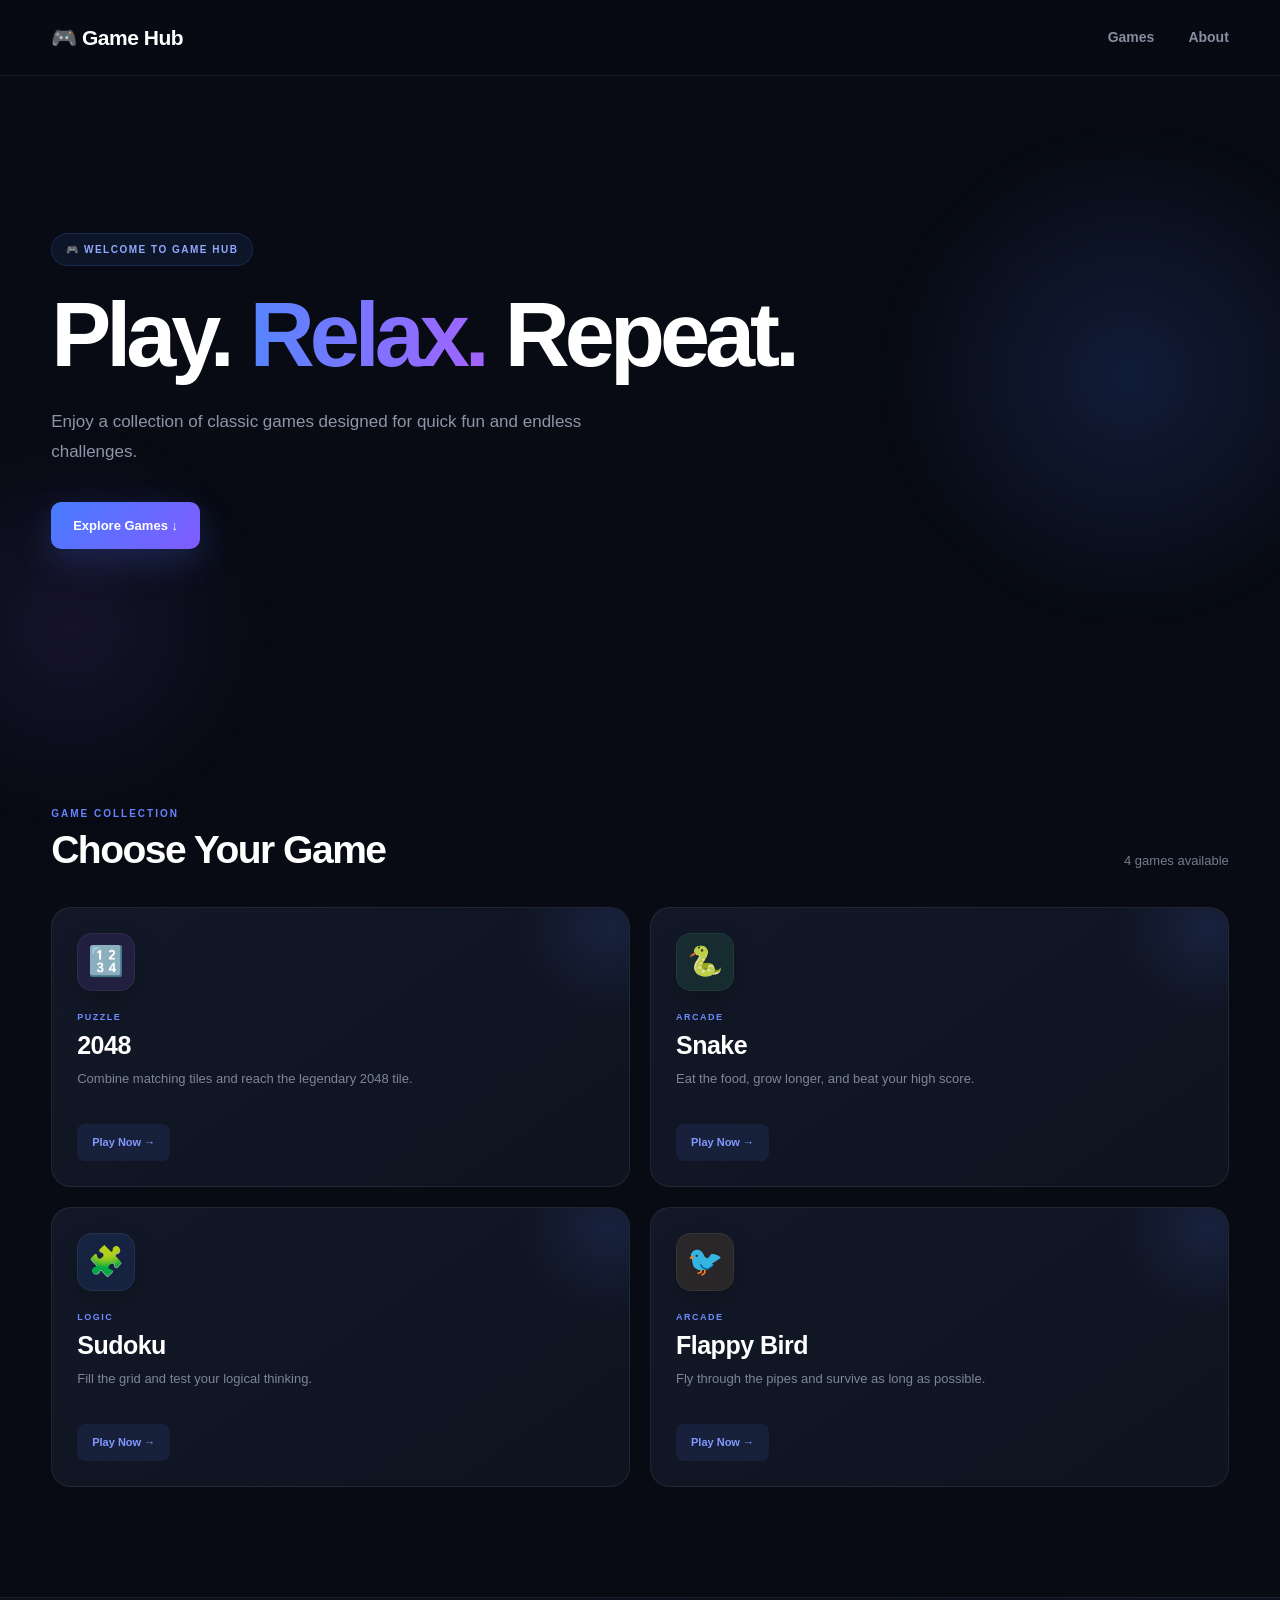
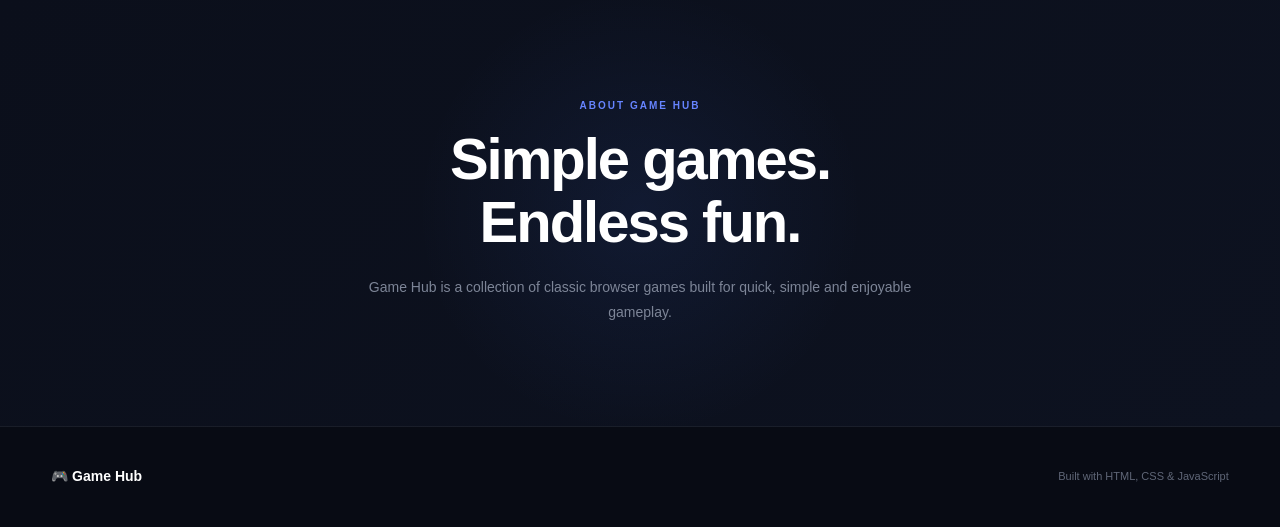
<file: game hub/index.html>
<!DOCTYPE html>
<html lang="en">

<head>

    <meta charset="UTF-8">

    <meta
        name="viewport"
        content="width=device-width, initial-scale=1.0"
    >

    <title>Game Hub | Play Free Games</title>

    <link
        rel="stylesheet"
        href="css/style.css"
    >

</head>

<body>

    <!-- ==========================================
         NAVBAR
    =========================================== -->

    <header class="navbar">

        <a href="index.html" class="logo">
            🎮 Game Hub
        </a>

        <nav>

            <a href="#games">
                Games
            </a>

            <a href="#about">
                About
            </a>

        </nav>

    </header>


    <!-- ==========================================
         HERO SECTION
    =========================================== -->

    <main>

        <section class="hero">

            <div class="hero-content">

                <p class="hero-label">
                    🎮 WELCOME TO GAME HUB
                </p>

                <h1>
                    Play.
                    <span>Relax.</span>
                    Repeat.
                </h1>

                <p class="hero-description">
                    Enjoy a collection of classic games
                    designed for quick fun and endless challenges.
                </p>

                <a
                    href="#games"
                    class="hero-button"
                >
                    Explore Games ↓
                </a>

            </div>

        </section>


        <!-- ==========================================
             GAMES SECTION
        =========================================== -->

        <section
            class="games-section"
            id="games"
        >

            <div class="section-header">

                <div>

                    <p class="section-label">
                        GAME COLLECTION
                    </p>

                    <h2>
                        Choose Your Game
                    </h2>

                </div>

                <p>
                    4 games available
                </p>

            </div>


            <!-- GAME GRID -->

            <div class="games-grid">


                <!-- ==================================
                     2048
                =================================== -->

                <article class="game-card">

                    <div class="game-icon">
                        🔢
                    </div>

                    <div class="game-info">

                        <span class="game-category">
                            PUZZLE
                        </span>

                        <h3>
                            2048
                        </h3>

                        <p>
                            Combine matching tiles and
                            reach the legendary 2048 tile.
                        </p>

                    </div>

                    <a
                        href="games/2048.html"
                        class="play-button"
                    >
                        Play Now →
                    </a>

                </article>


                <!-- ==================================
                     SNAKE
                =================================== -->

                <article class="game-card">

                    <div class="game-icon">
                        🐍
                    </div>

                    <div class="game-info">

                        <span class="game-category">
                            ARCADE
                        </span>

                        <h3>
                            Snake
                        </h3>

                        <p>
                            Eat the food, grow longer,
                            and beat your high score.
                        </p>

                    </div>

                    <a
                        href="games/snake.html"
                        class="play-button"
                    >
                        Play Now →
                    </a>

                </article>


                <!-- ==================================
                     SUDOKU
                =================================== -->

                <article class="game-card">

                    <div class="game-icon">
                        🧩
                    </div>

                    <div class="game-info">

                        <span class="game-category">
                            LOGIC
                        </span>

                        <h3>
                            Sudoku
                        </h3>

                        <p>
                            Fill the grid and test
                            your logical thinking.
                        </p>

                    </div>

                    <a
                        href="games/sudoku.html"
                        class="play-button"
                    >
                        Play Now →
                    </a>

                </article>


                <!-- ==================================
                     FLAPPY BIRD
                =================================== -->

                <article class="game-card">

                    <div class="game-icon">
                        🐦
                    </div>

                    <div class="game-info">

                        <span class="game-category">
                            ARCADE
                        </span>

                        <h3>
                            Flappy Bird
                        </h3>

                        <p>
                            Fly through the pipes and
                            survive as long as possible.
                        </p>

                    </div>

                    <a
    href="games/flappy-bird.html"
    class="play-button"
>
    Play Now →
</a>

                </article>


            </div>

        </section>


        <!-- ==========================================
             ABOUT SECTION
        =========================================== -->

        <section
            class="about-section"
            id="about"
        >

            <p class="section-label">
                ABOUT GAME HUB
            </p>

            <h2>
                Simple games.
                <br>
                Endless fun.
            </h2>

            <p>
                Game Hub is a collection of classic
                browser games built for quick,
                simple and enjoyable gameplay.
            </p>

        </section>

    </main>


    <!-- ==========================================
         FOOTER
    =========================================== -->

    <footer>

        <p>
            🎮 Game Hub
        </p>

        <p>
            Built with HTML, CSS & JavaScript
        </p>

    </footer>


</body>

</html>
</file>
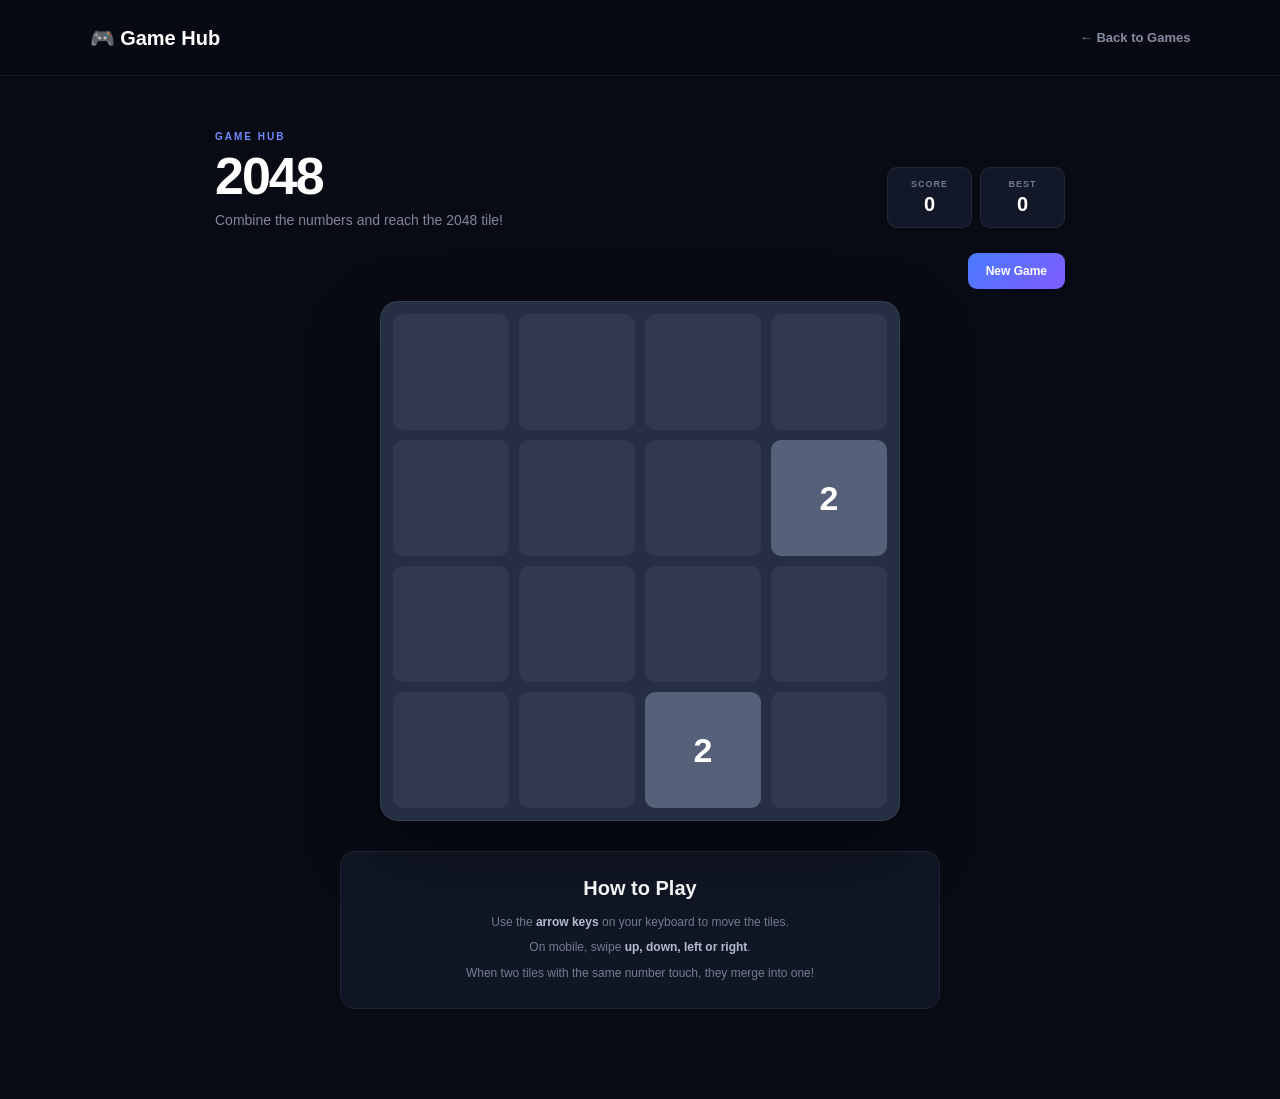
<file: game hub/games/2048.html>
<!DOCTYPE html>
<html lang="en">

<head>

    <meta charset="UTF-8">

    <meta
        name="viewport"
        content="width=device-width, initial-scale=1.0"
    >

    <title>2048 | Game Hub</title>

    <link
        rel="stylesheet"
        href="../css/2048.css"
    >

</head>

<body>

    <!-- NAVBAR -->

    <header class="navbar">

        <a href="../index.html" class="logo">
            🎮 Game Hub
        </a>

        <a href="../index.html" class="back-btn">
            ← Back to Games
        </a>

    </header>


    <!-- GAME -->

    <main class="game-page">

        <section class="game-header">

            <div>

                <p class="game-label">
                    GAME HUB
                </p>

                <h1>2048</h1>

                <p class="description">
                    Combine the numbers and reach
                    the 2048 tile!
                </p>

            </div>


            <div class="score-container">

                <div class="score-box">

                    <span>SCORE</span>

                    <strong id="score">
                        0
                    </strong>

                </div>

                <div class="score-box">

                    <span>BEST</span>

                    <strong id="best">
                        0
                    </strong>

                </div>

            </div>

        </section>


        <!-- CONTROLS -->

        <div class="controls">

            <button id="newGame">
                New Game
            </button>

        </div>


        <!-- BOARD -->

        <div
            class="board"
            id="board"
        >

            <div class="game-over" id="gameOver">

                <h2>
                    Game Over!
                </h2>

                <button onclick="startGame()">
                    Try Again
                </button>

            </div>

        </div>


        <!-- INSTRUCTIONS -->

        <section class="instructions">

            <h2>
                How to Play
            </h2>

            <p>
                Use the
                <strong>arrow keys</strong>
                on your keyboard to move the tiles.
            </p>

            <p>
                On mobile, swipe
                <strong>up, down, left or right</strong>.
            </p>

            <p>
                When two tiles with the same number
                touch, they merge into one!
            </p>

            <div class="mobile-controls">

                <button data-direction="up">
                    ↑
                </button>

                <div>

                    <button data-direction="left">
                        ←
                    </button>

                    <button data-direction="down">
                        ↓
                    </button>

                    <button data-direction="right">
                        →
                    </button>

                </div>

            </div>

        </section>

    </main>


    <script src="../js/2048.js"></script>

</body>

</html>
</file>
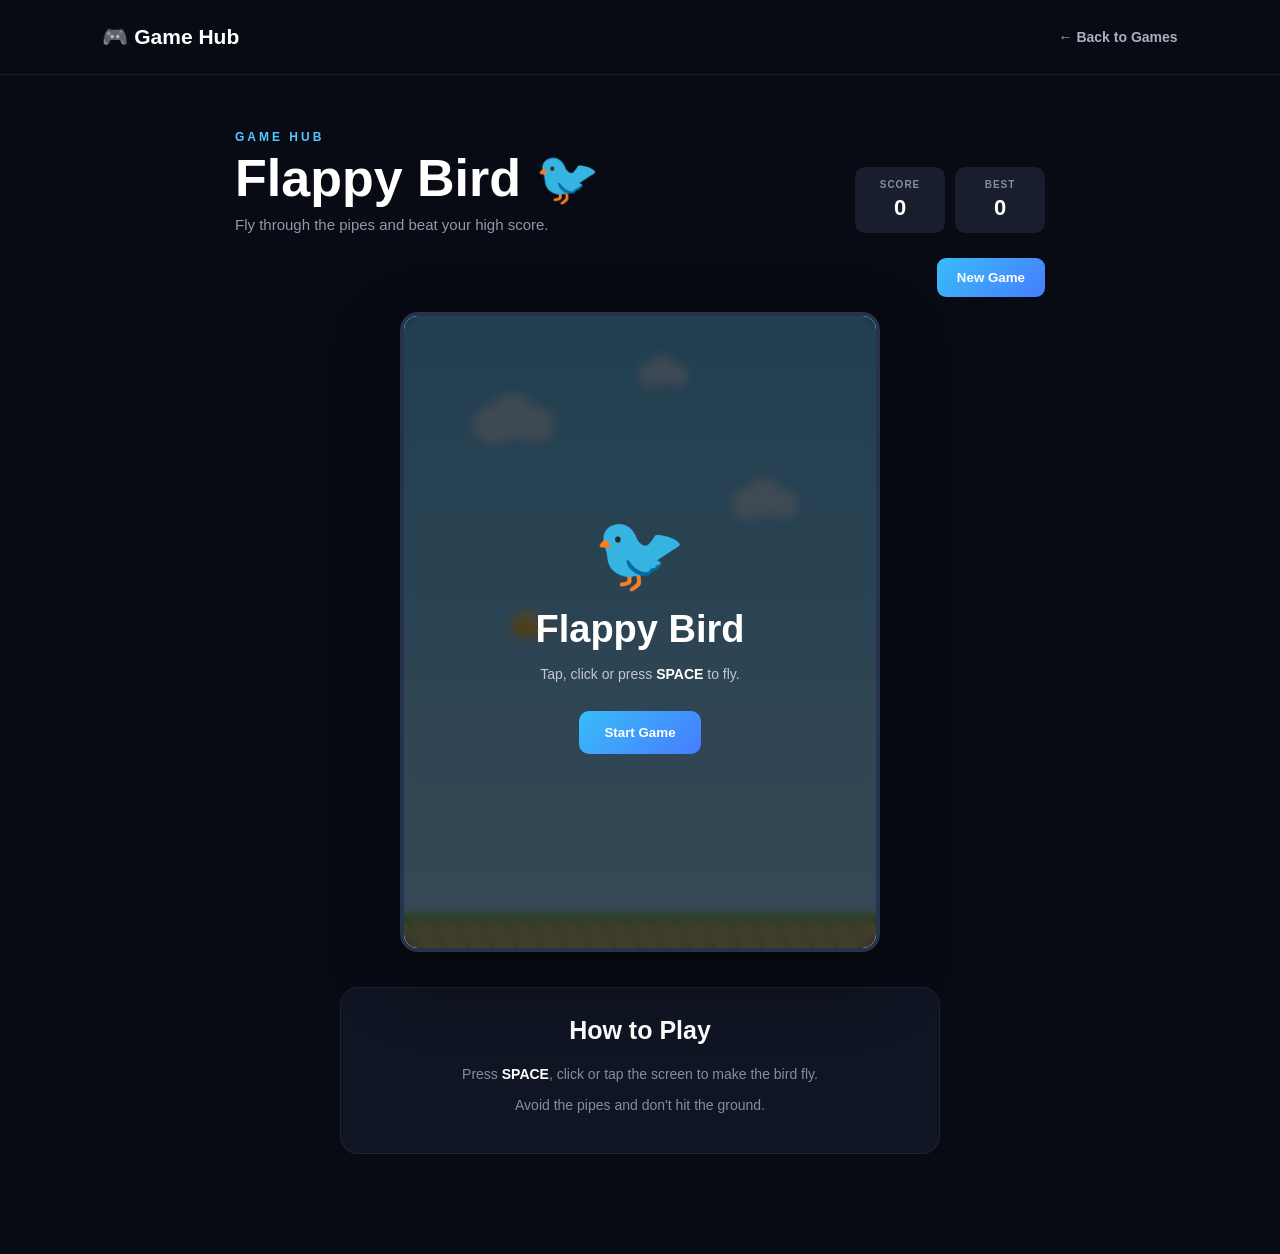
<file: game hub/games/flappy-bird.html>
<!DOCTYPE html>
<html lang="en">

<head>

    <meta charset="UTF-8">

    <meta
        name="viewport"
        content="width=device-width, initial-scale=1.0"
    >

    <title>Flappy Bird | Game Hub</title>

    <!-- FLAPPY BIRD CSS -->
    <link
        rel="stylesheet"
        href="../css/flappy-bird.css"
    >

</head>

<body>

    <!-- ==========================================
         NAVBAR
    =========================================== -->

    <header class="navbar">

        <a
            href="../index.html"
            class="logo"
        >
            🎮 Game Hub
        </a>


        <a
            href="../index.html"
            class="back-btn"
        >
            ← Back to Games
        </a>

    </header>


    <!-- ==========================================
         GAME PAGE
    =========================================== -->

    <main class="game-page">


        <!-- ======================================
             GAME HEADER
        ======================================= -->

        <section class="game-header">

            <div>

                <p class="game-label">
                    GAME HUB
                </p>

                <h1>
                    Flappy Bird 🐦
                </h1>

                <p class="description">
                    Fly through the pipes
                    and beat your high score.
                </p>

            </div>


            <!-- SCORE -->

            <div class="score-container">

                <div class="score-box">

                    <span>
                        SCORE
                    </span>

                    <strong id="score">
                        0
                    </strong>

                </div>


                <div class="score-box">

                    <span>
                        BEST
                    </span>

                    <strong id="best">
                        0
                    </strong>

                </div>

            </div>

        </section>


        <!-- ======================================
             NEW GAME BUTTON
        ======================================= -->

        <div class="controls">

            <button id="newGame">
                New Game
            </button>

        </div>


        <!-- ======================================
             FLAPPY BIRD GAME
        ======================================= -->

        <div class="flappy-container">


            <!-- CANVAS -->

            <canvas
                id="flappyCanvas"
                width="480"
                height="640"
            ></canvas>


            <!-- ==================================
                 START SCREEN
            =================================== -->

            <div
                class="start-screen"
                id="startScreen"
            >

                <div class="bird-icon">
                    🐦
                </div>


                <h2>
                    Flappy Bird
                </h2>


                <p>
                    Tap, click or press
                    <strong>SPACE</strong>
                    to fly.
                </p>


                <button id="startButton">
                    Start Game
                </button>

            </div>


            <!-- ==================================
                 GAME OVER
            =================================== -->

            <div
                class="game-over"
                id="gameOver"
            >

                <div class="bird-icon">
                    💥
                </div>


                <h2>
                    Game Over!
                </h2>


                <p>
                    Score:
                    <strong id="finalScore">
                        0
                    </strong>
                </p>


                <button id="restartButton">
                    Play Again
                </button>

            </div>

        </div>


        <!-- ======================================
             INSTRUCTIONS
        ======================================= -->

        <section class="instructions">

            <h2>
                How to Play
            </h2>


            <p>
                Press
                <strong>SPACE</strong>,
                click or tap the screen
                to make the bird fly.
            </p>


            <p>
                Avoid the pipes and
                don't hit the ground.
            </p>

        </section>

    </main>


    <!-- ==========================================
         FLAPPY BIRD JAVASCRIPT
    =========================================== -->

    <script src="../js/flappy-bird.js"></script>

</body>

</html>
</file>
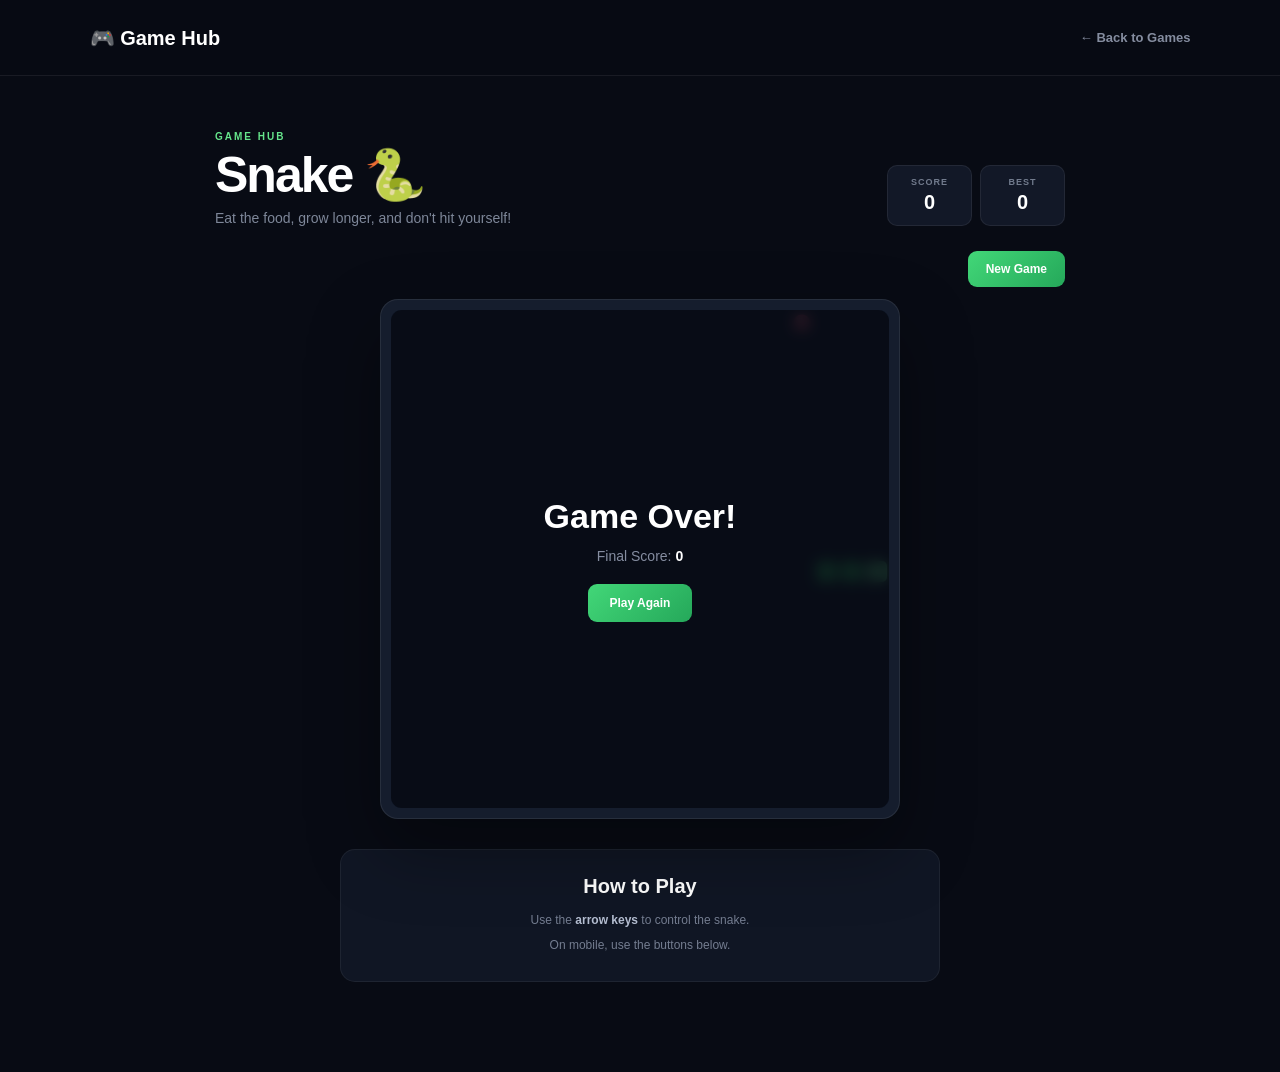
<file: game hub/games/snake.html>
<!DOCTYPE html>
<html lang="en">

<head>

    <meta charset="UTF-8">

    <meta
        name="viewport"
        content="width=device-width, initial-scale=1.0"
    >

    <title>Snake | Game Hub</title>

    <link
        rel="stylesheet"
        href="../css/snake.css"
    >

</head>

<body>

    <!-- NAVBAR -->

    <header class="navbar">

        <a href="../index.html" class="logo">
            🎮 Game Hub
        </a>

        <a href="../index.html" class="back-btn">
            ← Back to Games
        </a>

    </header>


    <!-- GAME -->

    <main class="game-page">

        <section class="game-header">

            <div>

                <p class="game-label">
                    GAME HUB
                </p>

                <h1>Snake 🐍</h1>

                <p class="description">
                    Eat the food, grow longer,
                    and don't hit yourself!
                </p>

            </div>


            <div class="score-container">

                <div class="score-box">

                    <span>SCORE</span>

                    <strong id="score">
                        0
                    </strong>

                </div>

                <div class="score-box">

                    <span>BEST</span>

                    <strong id="best">
                        0
                    </strong>

                </div>

            </div>

        </section>


        <!-- CONTROLS -->

        <div class="controls">

            <button id="newGame">
                New Game
            </button>

        </div>


        <!-- GAME BOARD -->

        <div class="snake-container">

            <canvas
                id="snakeCanvas"
                width="500"
                height="500"
            ></canvas>


            <div
                class="game-over"
                id="gameOver"
            >

                <h2>
                    Game Over!
                </h2>

                <p>
                    Final Score:
                    <strong id="finalScore">
                        0
                    </strong>
                </p>

                <button id="restartButton">
                    Play Again
                </button>

            </div>

        </div>


        <!-- CONTROLS -->

        <section class="instructions">

            <h2>
                How to Play
            </h2>

            <p>
                Use the
                <strong>arrow keys</strong>
                to control the snake.
            </p>

            <p>
                On mobile, use the buttons below.
            </p>


            <div class="mobile-controls">

                <button data-direction="up">
                    ↑
                </button>

                <div>

                    <button data-direction="left">
                        ←
                    </button>

                    <button data-direction="down">
                        ↓
                    </button>

                    <button data-direction="right">
                        →
                    </button>

                </div>

            </div>

        </section>

    </main>


    <script src="../js/snake.js"></script>

</body>

</html>
</file>
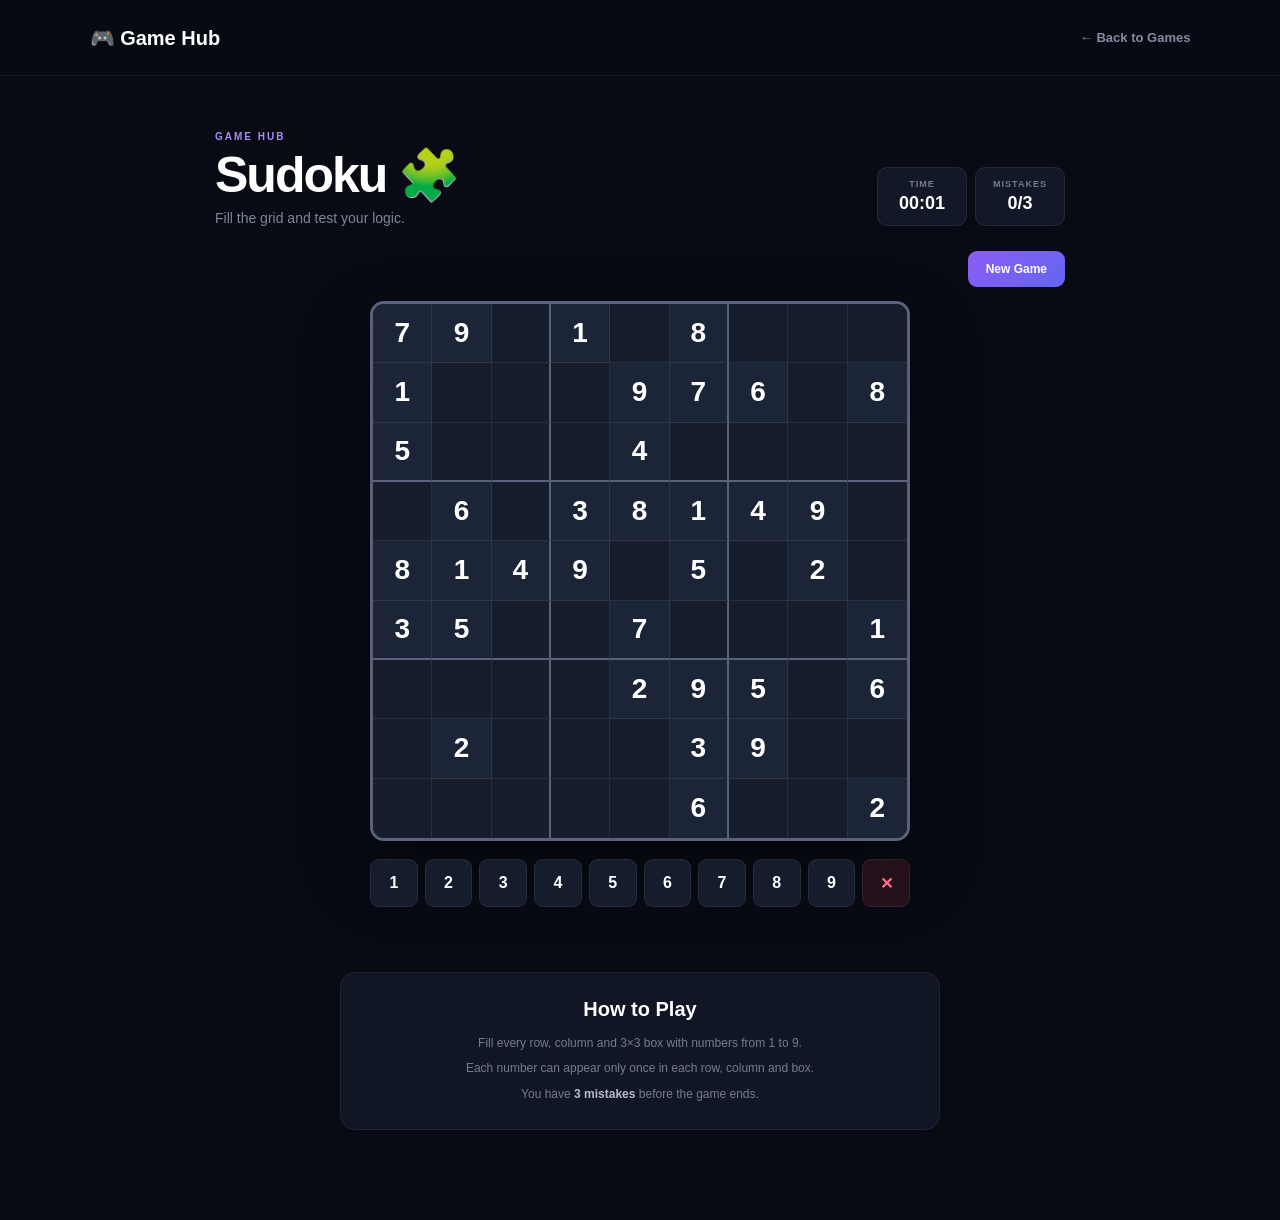
<file: game hub/games/sudoku.html>
<!DOCTYPE html>
<html lang="en">

<head>

    <meta charset="UTF-8">

    <meta
        name="viewport"
        content="width=device-width, initial-scale=1.0"
    >

    <title>Sudoku | Game Hub</title>

    <link
        rel="stylesheet"
        href="../css/sudoku.css"
    >

</head>

<body>

    <!-- NAVBAR -->

    <header class="navbar">

        <a href="../index.html" class="logo">
            🎮 Game Hub
        </a>

        <a href="../index.html" class="back-btn">
            ← Back to Games
        </a>

    </header>


    <!-- GAME -->

    <main class="game-page">

        <section class="game-header">

            <div>

                <p class="game-label">
                    GAME HUB
                </p>

                <h1>Sudoku 🧩</h1>

                <p class="description">
                    Fill the grid and test your logic.
                </p>

            </div>


            <div class="stats">

                <div class="stat-box">

                    <span>TIME</span>

                    <strong id="timer">
                        00:00
                    </strong>

                </div>

                <div class="stat-box">

                    <span>MISTAKES</span>

                    <strong id="mistakes">
                        0/3
                    </strong>

                </div>

            </div>

        </section>


        <!-- CONTROLS -->

        <div class="top-controls">

            <button id="newGame">
                New Game
            </button>

        </div>


        <!-- SUDOKU BOARD -->

        <div
            class="sudoku-board"
            id="sudokuBoard"
        ></div>


        <!-- NUMBER PAD -->

        <div class="number-pad">

            <button data-number="1">1</button>
            <button data-number="2">2</button>
            <button data-number="3">3</button>
            <button data-number="4">4</button>
            <button data-number="5">5</button>
            <button data-number="6">6</button>
            <button data-number="7">7</button>
            <button data-number="8">8</button>
            <button data-number="9">9</button>

            <button
                class="erase"
                data-number="0"
            >
                ✕
            </button>

        </div>


        <!-- MESSAGE -->

        <div
            class="message"
            id="message"
        ></div>


        <!-- INSTRUCTIONS -->

        <section class="instructions">

            <h2>
                How to Play
            </h2>

            <p>
                Fill every row, column and 3×3 box
                with numbers from 1 to 9.
            </p>

            <p>
                Each number can appear only once
                in each row, column and box.
            </p>

            <p>
                You have
                <strong>3 mistakes</strong>
                before the game ends.
            </p>

        </section>

    </main>


    <script src="../js/sudoku.js"></script>

</body>

</html>
</file>
<file: game hub/css/style.css>
/* ==========================================
   GAME HUB - FULLY RESPONSIVE HOMEPAGE
========================================== */

/* ==========================================
   RESET
========================================== */

* {
    margin: 0;
    padding: 0;
    box-sizing: border-box;
}

html {
    scroll-behavior: smooth;
}

body {
    font-family:
        Inter,
        Arial,
        Helvetica,
        sans-serif;

    background: #080b14;

    color: #ffffff;

    line-height: 1.5;

    overflow-x: hidden;
}

a {
    text-decoration: none;
    color: inherit;
}


/* ==========================================
   NAVBAR
========================================== */

.navbar {
    position: sticky;

    top: 0;

    z-index: 1000;

    width: 100%;

    min-height: 76px;

    display: flex;

    align-items: center;

    justify-content: space-between;

    padding: 0 max(4%, calc((100% - 1180px) / 2));

    background:
        rgba(8, 11, 20, 0.88);

    backdrop-filter: blur(15px);

    -webkit-backdrop-filter: blur(15px);

    border-bottom:
        1px solid
        rgba(255, 255, 255, 0.07);
}


/* LOGO */

.logo {
    display: flex;

    align-items: center;

    gap: 10px;

    font-size: 21px;

    font-weight: 800;

    letter-spacing: -0.5px;

    white-space: nowrap;

    transition: 0.25s;
}

.logo:hover {
    transform: translateY(-1px);
}

.logo::first-letter {
    font-size: 23px;
}


/* NAVIGATION */

.navbar nav {
    display: flex;

    align-items: center;

    gap: 34px;
}

.navbar nav a {
    color: #858da0;

    font-size: 14px;

    font-weight: 600;

    transition: 0.25s;

    position: relative;
}

.navbar nav a::after {
    content: "";

    position: absolute;

    left: 0;

    bottom: -7px;

    width: 0;

    height: 2px;

    border-radius: 5px;

    background:
        linear-gradient(
            90deg,
            #477cff,
            #9b5cff
        );

    transition: 0.25s;
}

.navbar nav a:hover {
    color: #ffffff;
}

.navbar nav a:hover::after {
    width: 100%;
}


/* ==========================================
   HERO
========================================== */

.hero {
    width: min(1180px, 92%);

    min-height: 650px;

    margin: auto;

    display: flex;

    align-items: center;

    padding: 80px 0 100px;

    position: relative;
}


/* HERO BACKGROUND GLOW */

.hero::before {
    content: "";

    position: absolute;

    width: 500px;

    height: 500px;

    right: -150px;

    top: 50px;

    border-radius: 50%;

    background:
        radial-gradient(
            circle,
            rgba(71, 124, 255, 0.16),
            transparent 68%
        );

    filter: blur(20px);

    pointer-events: none;
}

.hero::after {
    content: "";

    position: absolute;

    width: 400px;

    height: 400px;

    left: -180px;

    bottom: -100px;

    border-radius: 50%;

    background:
        radial-gradient(
            circle,
            rgba(155, 92, 255, 0.10),
            transparent 68%
        );

    filter: blur(20px);

    pointer-events: none;
}


/* HERO CONTENT */

.hero-content {
    position: relative;

    z-index: 2;

    max-width: 760px;
}


/* LABEL */

.hero-label {
    display: inline-flex;

    align-items: center;

    padding: 8px 14px;

    margin-bottom: 25px;

    border-radius: 30px;

    background:
        rgba(71, 124, 255, 0.09);

    border:
        1px solid
        rgba(71, 124, 255, 0.18);

    color: #91aaff;

    font-size: 10px;

    font-weight: 800;

    letter-spacing: 1.5px;
}


/* HERO TITLE */

.hero h1 {
    max-width: 750px;

    font-size:
        clamp(
            55px,
            8vw,
            90px
        );

    line-height: 0.98;

    letter-spacing: -5px;

    font-weight: 850;

    margin-bottom: 28px;
}

.hero h1 span {
    background:
        linear-gradient(
            90deg,
            #5685ff,
            #a263ff
        );

    -webkit-background-clip: text;

    background-clip: text;

    color: transparent;
}


/* HERO DESCRIPTION */

.hero-description {
    max-width: 570px;

    color: #8d95a8;

    font-size: 17px;

    line-height: 1.75;

    margin-bottom: 35px;
}


/* HERO BUTTON */

.hero-button {
    display: inline-flex;

    align-items: center;

    justify-content: center;

    padding: 14px 22px;

    border-radius: 10px;

    background:
        linear-gradient(
            135deg,
            #477cff,
            #805cff
        );

    color: white;

    font-size: 13px;

    font-weight: 750;

    box-shadow:
        0 12px 35px
        rgba(71, 124, 255, 0.22);

    transition: 0.25s;
}

.hero-button:hover {
    transform: translateY(-3px);

    box-shadow:
        0 18px 40px
        rgba(71, 124, 255, 0.35);
}


/* ==========================================
   GAMES SECTION
========================================== */

.games-section {
    width: min(1180px, 92%);

    margin: auto;

    padding: 80px 0 110px;
}


/* SECTION HEADER */

.section-header {
    display: flex;

    align-items: flex-end;

    justify-content: space-between;

    gap: 30px;

    margin-bottom: 35px;
}

.section-label {
    display: block;

    color: #6684ff;

    font-size: 10px;

    font-weight: 800;

    letter-spacing: 2px;

    margin-bottom: 8px;
}

.section-header h2 {
    font-size: 39px;

    line-height: 1.1;

    letter-spacing: -1.5px;
}

.section-header > p {
    color: #737b8d;

    font-size: 13px;

    max-width: 250px;

    line-height: 1.6;
}


/* ==========================================
   GAME GRID
========================================== */

.games-grid {
    display: grid;

    grid-template-columns:
        repeat(2, minmax(0, 1fr));

    gap: 20px;
}


/* ==========================================
   GAME CARD
========================================== */

.game-card {
    position: relative;

    min-height: 280px;

    padding: 25px;

    display: flex;

    flex-direction: column;

    overflow: hidden;

    border-radius: 20px;

    background:
        linear-gradient(
            145deg,
            #121827,
            #0e1320
        );

    border:
        1px solid
        rgba(255, 255, 255, 0.07);

    transition:
        transform 0.3s,
        border-color 0.3s,
        box-shadow 0.3s;
}


/* CARD GLOW */

.game-card::before {
    content: "";

    position: absolute;

    width: 180px;

    height: 180px;

    right: -70px;

    top: -70px;

    border-radius: 50%;

    background:
        radial-gradient(
            circle,
            rgba(90, 120, 255, 0.12),
            transparent 70%
        );

    pointer-events: none;
}

.game-card:hover {
    transform:
        translateY(-7px);

    border-color:
        rgba(120, 140, 255, 0.25);

    box-shadow:
        0 25px 60px
        rgba(0, 0, 0, 0.30);
}


/* ==========================================
   GAME ICON
========================================== */

.game-icon {
    width: 58px;

    height: 58px;

    display: flex;

    align-items: center;

    justify-content: center;

    margin-bottom: 20px;

    border-radius: 15px;

    background:
        rgba(91, 118, 255, 0.10);

    border:
        1px solid
        rgba(255, 255, 255, 0.06);

    font-size: 29px;

    box-shadow:
        0 10px 25px
        rgba(0, 0, 0, 0.2);
}


/* DIFFERENT ICON BACKGROUNDS */

.game-card:nth-child(1) .game-icon {
    background:
        rgba(155, 92, 255, 0.12);
}

.game-card:nth-child(2) .game-icon {
    background:
        rgba(72, 229, 138, 0.10);
}

.game-card:nth-child(3) .game-icon {
    background:
        rgba(71, 124, 255, 0.12);
}

.game-card:nth-child(4) .game-icon {
    background:
        rgba(255, 174, 72, 0.10);
}


/* ==========================================
   GAME INFO
========================================== */

.game-info {
    position: relative;

    z-index: 2;
}

.game-category {
    display: block;

    color: #6d8cff;

    font-size: 9px;

    font-weight: 800;

    letter-spacing: 1.5px;

    margin-bottom: 6px;
}

.game-card h3 {
    font-size: 25px;

    line-height: 1.2;

    margin-bottom: 8px;

    letter-spacing: -0.5px;
}

.game-card p {
    max-width: 430px;

    color: #7d8598;

    font-size: 13px;

    line-height: 1.65;
}


/* ==========================================
   PLAY BUTTON
========================================== */

.play-button {
    display: inline-flex;

    align-items: center;

    justify-content: center;

    align-self: flex-start;

    margin-top: auto;

    padding: 10px 15px;

    border-radius: 8px;

    background:
        rgba(91, 118, 255, 0.10);

    color: #8299ff;

    font-size: 11px;

    font-weight: 800;

    transition: 0.25s;
}

.play-button:hover {
    background:
        #5c78ff;

    color: white;

    transform:
        translateY(-2px);
}


/* ==========================================
   ABOUT SECTION
========================================== */

.about-section {
    width: 100%;

    padding:
        100px
        20px;

    text-align: center;

    border-top:
        1px solid
        rgba(255, 255, 255, 0.06);

    border-bottom:
        1px solid
        rgba(255, 255, 255, 0.06);

    background:
        linear-gradient(
            135deg,
            #0b0f1b,
            #0d1220
        );

    position: relative;

    overflow: hidden;
}


/* ABOUT GLOW */

.about-section::before {
    content: "";

    position: absolute;

    width: 450px;

    height: 450px;

    left: 50%;

    top: 50%;

    transform:
        translate(-50%, -50%);

    border-radius: 50%;

    background:
        radial-gradient(
            circle,
            rgba(71, 124, 255, 0.09),
            transparent 70%
        );

    pointer-events: none;
}

.about-section > * {
    position: relative;

    z-index: 2;
}

.about-section .section-label {
    margin-bottom: 15px;
}

.about-section h2 {
    font-size:
        clamp(
            38px,
            6vw,
            58px
        );

    line-height: 1.08;

    letter-spacing: -2px;

    margin-bottom: 22px;
}

.about-section > p:last-child {
    max-width: 600px;

    margin: auto;

    color: #7d8597;

    font-size: 14px;

    line-height: 1.8;
}


/* ==========================================
   FOOTER
========================================== */

footer {
    width: min(1180px, 92%);

    min-height: 100px;

    margin: auto;

    display: flex;

    align-items: center;

    justify-content: space-between;

    gap: 20px;
}

footer p:first-child {
    font-size: 14px;

    font-weight: 800;
}

footer p:last-child {
    color: #5f6677;

    font-size: 11px;
}


/* ==========================================
   TABLET
========================================== */

@media (max-width: 900px) {

    /* NAVBAR */

    .navbar {
        padding:
            0 5%;
    }


    /* HERO */

    .hero {
        width: 90%;

        min-height: 580px;

        padding:
            70px 0
            80px;

        text-align: center;

        justify-content: center;
    }

    .hero-content {
        max-width: 700px;
    }

    .hero-description {
        margin-left: auto;

        margin-right: auto;
    }


    /* GAMES */

    .games-section {
        width: 90%;
    }

    .section-header {
        align-items: flex-start;

        flex-direction: column;

        gap: 12px;
    }

    .section-header > p {
        max-width: none;
    }


    /* CARDS */

    .game-card {
        min-height: 270px;
    }

}


/* ==========================================
   MOBILE
========================================== */

@media (max-width: 650px) {

    /* BODY */

    body {
        font-size: 14px;
    }


    /* NAVBAR */

    .navbar {
        min-height: 65px;

        padding:
            0 5%;
    }

    .logo {
        font-size: 18px;
    }

    .navbar nav {
        gap: 18px;
    }

    .navbar nav a {
        font-size: 12px;
    }


    /* HERO */

    .hero {
        width: 90%;

        min-height: 520px;

        padding:
            60px 0
            70px;
    }

    .hero-label {
        font-size: 8px;

        letter-spacing: 1px;

        padding:
            7px 10px;
    }

    .hero h1 {
        font-size:
            clamp(
                48px,
                14vw,
                68px
            );

        letter-spacing: -3px;

        line-height: 1;
    }

    .hero-description {
        font-size: 14px;

        line-height: 1.7;

        margin-bottom: 28px;
    }

    .hero-button {
        width: 100%;

        max-width: 260px;

        padding:
            13px 18px;
    }


    /* GAMES SECTION */

    .games-section {
        width: 90%;

        padding:
            60px 0
            75px;
    }

    .section-header {
        margin-bottom: 25px;
    }

    .section-label {
        font-size: 9px;

        letter-spacing: 1.5px;
    }

    .section-header h2 {
        font-size: 32px;

        letter-spacing: -1px;
    }


    /* ONE COLUMN */

    .games-grid {
        grid-template-columns: 1fr;

        gap: 15px;
    }


    /* GAME CARD */

    .game-card {
        min-height: 255px;

        padding: 21px;

        border-radius: 17px;
    }

    .game-icon {
        width: 52px;

        height: 52px;

        margin-bottom: 17px;

        font-size: 25px;
    }

    .game-card h3 {
        font-size: 22px;
    }

    .game-card p {
        font-size: 12px;
    }

    .play-button {
        width: 100%;

        margin-top: 20px;
    }


    /* ABOUT */

    .about-section {
        padding:
            75px 20px;
    }

    .about-section h2 {
        font-size: 39px;

        letter-spacing: -1.5px;
    }

    .about-section > p:last-child {
        font-size: 13px;
    }


    /* FOOTER */

    footer {
        width: 90%;

        min-height: 130px;

        padding:
            25px 0;

        flex-direction: column;

        justify-content: center;

        text-align: center;

        gap: 8px;
    }

}


/* ==========================================
   SMALL MOBILE
========================================== */

@media (max-width: 400px) {

    .navbar {
        padding:
            0 4%;
    }

    .logo {
        font-size: 16px;
    }

    .navbar nav {
        gap: 13px;
    }

    .navbar nav a {
        font-size: 11px;
    }


    .hero h1 {
        font-size: 45px;

        letter-spacing: -2.5px;
    }

    .hero-description {
        font-size: 13px;
    }


    .section-header h2 {
        font-size: 29px;
    }


    .game-card {
        padding: 18px;

        min-height: 245px;
    }

    .game-card h3 {
        font-size: 21px;
    }


    .about-section h2 {
        font-size: 34px;
    }

}


/* ==========================================
   TOUCH DEVICES
========================================== */

@media (hover: none) {

    .game-card:hover {
        transform: none;

        box-shadow: none;
    }

    .hero-button:hover {
        transform: none;
    }

    .play-button:hover {
        transform: none;
    }

}


/* ==========================================
   REDUCED MOTION
========================================== */

@media (prefers-reduced-motion: reduce) {

    html {
        scroll-behavior: auto;
    }

    * {
        transition: none !important;
    }

}
</file>
<file: game hub/css/2048.css>
/* ==========================================
   2048 - GAME PAGE
========================================== */

* {
    margin: 0;
    padding: 0;
    box-sizing: border-box;
}

body {

    min-height: 100vh;

    font-family:
        Arial,
        Helvetica,
        sans-serif;

    background: #080b14;

    color: white;
}


/* ==========================================
   NAVBAR
========================================== */

.navbar {

    height: 76px;

    display: flex;

    align-items: center;

    justify-content: space-between;

    padding: 0 7%;

    position: sticky;

    top: 0;

    z-index: 20;

    background:
        rgba(8, 11, 20, 0.92);

    border-bottom:
        1px solid
        rgba(255,255,255,0.07);

    backdrop-filter: blur(15px);

}

.logo {

    color: white;

    text-decoration: none;

    font-size: 20px;

    font-weight: 800;

}

.back-btn {

    color: #858da0;

    text-decoration: none;

    font-size: 13px;

    font-weight: 600;

    transition: 0.2s;

}

.back-btn:hover {

    color: white;

}


/* ==========================================
   MAIN
========================================== */

.game-page {

    width: min(850px, 92%);

    margin: auto;

    padding:
        55px 0 90px;

}


/* ==========================================
   HEADER
========================================== */

.game-header {

    display: flex;

    align-items: flex-end;

    justify-content: space-between;

    gap: 30px;

    margin-bottom: 25px;

}

.game-label {

    color: #718aff;

    font-size: 10px;

    font-weight: 800;

    letter-spacing: 2px;

    margin-bottom: 8px;

}

.game-header h1 {

    font-size: 52px;

    line-height: 1;

    letter-spacing: -2px;

    margin-bottom: 10px;

}

.description {

    color: #7e8799;

    font-size: 14px;

}


/* ==========================================
   SCORE
========================================== */

.score-container {

    display: flex;

    gap: 8px;

}

.score-box {

    min-width: 85px;

    padding: 11px 15px;

    border-radius: 10px;

    text-align: center;

    background: #121827;

    border:
        1px solid
        rgba(255,255,255,0.07);

}

.score-box span {

    display: block;

    color: #727b8d;

    font-size: 9px;

    font-weight: 800;

    letter-spacing: 1px;

    margin-bottom: 4px;

}

.score-box strong {

    font-size: 20px;

}


/* ==========================================
   CONTROLS
========================================== */

.controls {

    display: flex;

    justify-content: flex-end;

    margin-bottom: 12px;

}

#newGame {

    border: none;

    padding: 11px 18px;

    border-radius: 9px;

    background:
        linear-gradient(
            135deg,
            #477cff,
            #805cff
        );

    color: white;

    font-size: 12px;

    font-weight: 800;

    cursor: pointer;

    transition: 0.2s;

}

#newGame:hover {

    transform:
        translateY(-2px);

    box-shadow:
        0 10px 25px
        rgba(71,124,255,0.25);

}


/* ==========================================
   BOARD
========================================== */

.board {

    position: relative;

    width: min(520px, 100%);

    aspect-ratio: 1 / 1;

    margin: 0 auto;

    padding: 12px;

    display: grid;

    grid-template-columns:
        repeat(4, 1fr);

    grid-template-rows:
        repeat(4, 1fr);

    gap: 10px;

    border-radius: 18px;

    background: #252e43;

    border:
        1px solid
        rgba(255,255,255,0.08);

    box-shadow:
        0 30px 70px
        rgba(0,0,0,0.35);

}


/* ==========================================
   EMPTY TILES
========================================== */

.tile {

    min-width: 0;

    min-height: 0;

    display: flex;

    align-items: center;

    justify-content: center;

    border-radius: 10px;

    background: #30394d;

    color: white;

    font-size: 34px;

    font-weight: 850;

    line-height: 1;

    overflow: hidden;

}


/* ==========================================
   TILE COLORS
========================================== */

.tile-0 {

    background: #30394d;

    color: transparent;

}

.tile-2 {

    background: #566078;

}

.tile-4 {

    background: #65718c;

}

.tile-8 {

    background: #ba7651;

}

.tile-16 {

    background: #d16b48;

}

.tile-32 {

    background: #dc573d;

}

.tile-64 {

    background: #e23e36;

}

.tile-128 {

    background: #c59a42;

    font-size: 28px;

}

.tile-256 {

    background: #b58b3b;

    font-size: 28px;

}

.tile-512 {

    background: #a77c32;

    font-size: 28px;

}

.tile-1024 {

    background: #956d2d;

    font-size: 22px;

    letter-spacing: -1px;

}

.tile-2048 {

    background:
        linear-gradient(
            135deg,
            #6e8cff,
            #a35cff
        );

    font-size: 22px;

    letter-spacing: -1px;

    box-shadow:
        0 0 25px
        rgba(110,140,255,0.35);

}


/* ==========================================
   GAME OVER
========================================== */

.game-over {

    position: absolute;

    inset: 0;

    z-index: 10;

    display: none;

    align-items: center;

    justify-content: center;

    flex-direction: column;

    gap: 15px;

    border-radius: 18px;

    background:
        rgba(8,11,20,0.82);

    backdrop-filter: blur(6px);

}

.game-over.show {

    display: flex;

}

.game-over h2 {

    font-size: 34px;

}

.game-over button {

    padding: 12px 22px;

    border: none;

    border-radius: 9px;

    background:
        linear-gradient(
            135deg,
            #477cff,
            #805cff
        );

    color: white;

    font-weight: 800;

    cursor: pointer;

}


/* ==========================================
   INSTRUCTIONS
========================================== */

.instructions {

    width: min(600px, 100%);

    margin: 30px auto 0;

    padding: 25px;

    border-radius: 15px;

    background: #101624;

    border:
        1px solid
        rgba(255,255,255,0.06);

    text-align: center;

}

.instructions h2 {

    font-size: 20px;

    margin-bottom: 12px;

}

.instructions p {

    color: #747d90;

    font-size: 12px;

    line-height: 1.7;

    margin-top: 5px;

}

.instructions strong {

    color: #b4bdd0;

}


/* ==========================================
   MOBILE CONTROLS
========================================== */

.mobile-controls {

    margin-top: 25px;

    display: none;

}

.mobile-controls button {

    width: 45px;

    height: 45px;

    margin: 3px;

    border: none;

    border-radius: 9px;

    background: #252e43;

    color: white;

    font-size: 20px;

    cursor: pointer;

}

.mobile-controls button:active {

    transform: scale(0.92);

    background: #477cff;

}


/* ==========================================
   MOBILE
========================================== */

@media (max-width: 650px) {

    .navbar {

        padding: 0 5%;

    }

    .game-page {

        width: 92%;

        padding-top: 40px;

    }

    .game-header {

        align-items: flex-start;

        flex-direction: column;

    }

    .game-header h1 {

        font-size: 42px;

    }

    .score-container {

        width: 100%;

    }

    .score-box {

        flex: 1;

    }

    .controls {

        justify-content: center;

    }

    .board {

        padding: 8px;

        gap: 6px;

        border-radius: 14px;

    }

    .tile {

        border-radius: 7px;

        font-size: 25px;

    }

    .tile-128,
    .tile-256,
    .tile-512 {

        font-size: 21px;

    }

    .tile-1024,
    .tile-2048 {

        font-size: 17px;

    }

    .mobile-controls {

        display: block;

    }

}
</file>
<file: game hub/css/flappy-bird.css>
* {
    margin: 0;
    padding: 0;
    box-sizing: border-box;
}

body {
    min-height: 100vh;

    font-family:
        Arial,
        Helvetica,
        sans-serif;

    background: #080b14;

    color: white;
}


/* =========================
   NAVBAR
========================= */

.navbar {
    height: 75px;

    padding: 0 8%;

    display: flex;

    align-items: center;

    justify-content: space-between;

    background: #080b14;

    border-bottom:
        1px solid
        rgba(255,255,255,0.08);
}

.logo {
    color: white;

    text-decoration: none;

    font-size: 21px;

    font-weight: 800;
}

.back-btn {
    color: #a9afbf;

    text-decoration: none;

    font-size: 14px;

    font-weight: 600;

    transition: 0.3s;
}

.back-btn:hover {
    color: white;
}


/* =========================
   PAGE
========================= */

.game-page {
    width: 100%;

    max-width: 850px;

    margin: auto;

    padding: 55px 20px 100px;
}


/* =========================
   HEADER
========================= */

.game-header {
    display: flex;

    align-items: flex-end;

    justify-content: space-between;

    gap: 30px;

    margin-bottom: 25px;
}

.game-label {
    color: #55c7ff;

    font-size: 12px;

    font-weight: 800;

    letter-spacing: 3px;

    margin-bottom: 8px;
}

.game-header h1 {
    font-size: 52px;

    line-height: 1;

    margin-bottom: 12px;
}

.description {
    color: #9198a9;

    font-size: 15px;
}


/* =========================
   SCORE
========================= */

.score-container {
    display: flex;

    gap: 10px;
}

.score-box {
    min-width: 90px;

    padding: 12px 18px;

    text-align: center;

    border-radius: 10px;

    background: #181e2e;
}

.score-box span {
    display: block;

    color: #858da0;

    font-size: 10px;

    font-weight: 800;

    letter-spacing: 1px;

    margin-bottom: 5px;
}

.score-box strong {
    font-size: 22px;
}


/* =========================
   CONTROLS
========================= */

.controls {
    display: flex;

    justify-content: flex-end;

    margin-bottom: 15px;
}

#newGame {
    border: none;

    padding: 12px 20px;

    border-radius: 9px;

    background:
        linear-gradient(
            135deg,
            #39bdf8,
            #477cff
        );

    color: white;

    font-weight: 700;

    cursor: pointer;

    transition: 0.3s;
}

#newGame:hover {
    transform:
        translateY(-2px);
}


/* =========================
   GAME CONTAINER
========================= */

.flappy-container {
    position: relative;

    width: min(480px, 100%);

    aspect-ratio: 480 / 640;

    margin: auto;

    overflow: hidden;

    border-radius: 18px;

    background: #65c7ed;

    border:
        4px solid
        #25334c;

    box-shadow:
        0 25px 70px
        rgba(0,0,0,0.4);
}

#flappyCanvas {
    width: 100%;

    height: 100%;

    display: block;

    touch-action: none;
}


/* =========================
   START SCREEN
========================= */

.start-screen,
.game-over {
    position: absolute;

    inset: 0;

    z-index: 5;

    display: flex;

    align-items: center;

    justify-content: center;

    flex-direction: column;

    text-align: center;

    padding: 30px;

    background:
        rgba(8,11,20,0.72);

    backdrop-filter:
        blur(5px);
}

.game-over {
    display: none;
}

.game-over.show {
    display: flex;
}

.bird-icon {
    font-size: 75px;

    margin-bottom: 10px;
}

.start-screen h2,
.game-over h2 {
    font-size: 38px;

    margin-bottom: 12px;
}

.start-screen p,
.game-over p {
    max-width: 300px;

    color: #c1c7d4;

    line-height: 1.6;

    font-size: 14px;
}

.start-screen strong,
.game-over strong {
    color: white;
}


/* =========================
   BUTTON
========================= */

.start-screen button,
.game-over button {
    margin-top: 25px;

    padding: 14px 25px;

    border: none;

    border-radius: 10px;

    background:
        linear-gradient(
            135deg,
            #39bdf8,
            #477cff
        );

    color: white;

    font-weight: 800;

    cursor: pointer;

    transition: 0.3s;
}

.start-screen button:hover,
.game-over button:hover {
    transform:
        translateY(-3px);
}


/* =========================
   INSTRUCTIONS
========================= */

.instructions {
    max-width: 600px;

    margin: 35px auto 0;

    padding: 28px;

    border-radius: 18px;

    background: #101523;

    border:
        1px solid
        rgba(255,255,255,0.06);

    text-align: center;
}

.instructions h2 {
    font-size: 25px;

    margin-bottom: 18px;
}

.instructions p {
    color: #858da0;

    font-size: 14px;

    line-height: 1.7;

    margin: 7px 0;
}

.instructions strong {
    color: white;
}


/* =========================
   MOBILE
========================= */

@media (max-width: 600px) {

    .navbar {
        padding: 0 5%;
    }

    .game-page {
        padding-top: 40px;
    }

    .game-header {
        align-items: flex-start;

        flex-direction: column;
    }

    .game-header h1 {
        font-size: 43px;
    }

    .score-container {
        width: 100%;
    }

    .score-box {
        flex: 1;
    }

    .controls {
        justify-content: center;
    }

    .flappy-container {
        border-width: 3px;

        border-radius: 12px;
    }

    .instructions {
        padding: 22px 15px;
    }

}
</file>
<file: game hub/css/snake.css>
/* ==========================================
   SNAKE - GAME PAGE
========================================== */

* {
    margin: 0;
    padding: 0;
    box-sizing: border-box;
}

body {
    min-height: 100vh;

    font-family:
        Arial,
        Helvetica,
        sans-serif;

    background: #080b14;

    color: white;
}


/* ==========================================
   NAVBAR
========================================== */

.navbar {
    height: 76px;

    display: flex;

    align-items: center;

    justify-content: space-between;

    padding: 0 7%;

    position: sticky;

    top: 0;

    z-index: 20;

    background:
        rgba(8, 11, 20, 0.92);

    border-bottom:
        1px solid
        rgba(255,255,255,0.07);

    backdrop-filter: blur(15px);
}

.logo {
    color: white;

    text-decoration: none;

    font-size: 20px;

    font-weight: 800;
}

.back-btn {
    color: #858da0;

    text-decoration: none;

    font-size: 13px;

    font-weight: 600;

    transition: 0.2s;
}

.back-btn:hover {
    color: white;
}


/* ==========================================
   MAIN
========================================== */

.game-page {
    width: min(850px, 92%);

    margin: auto;

    padding: 55px 0 90px;
}


/* ==========================================
   HEADER
========================================== */

.game-header {
    display: flex;

    align-items: flex-end;

    justify-content: space-between;

    gap: 30px;

    margin-bottom: 25px;
}

.game-label {
    color: #65e58b;

    font-size: 10px;

    font-weight: 800;

    letter-spacing: 2px;

    margin-bottom: 8px;
}

.game-header h1 {
    font-size: 50px;

    line-height: 1;

    letter-spacing: -2px;

    margin-bottom: 10px;
}

.description {
    color: #7e8799;

    font-size: 14px;
}


/* ==========================================
   SCORE
========================================== */

.score-container {
    display: flex;

    gap: 8px;
}

.score-box {
    min-width: 85px;

    padding: 11px 15px;

    border-radius: 10px;

    text-align: center;

    background: #121827;

    border:
        1px solid
        rgba(255,255,255,0.07);
}

.score-box span {
    display: block;

    color: #727b8d;

    font-size: 9px;

    font-weight: 800;

    letter-spacing: 1px;

    margin-bottom: 4px;
}

.score-box strong {
    font-size: 20px;
}


/* ==========================================
   CONTROLS
========================================== */

.controls {
    display: flex;

    justify-content: flex-end;

    margin-bottom: 12px;
}

#newGame {
    border: none;

    padding: 11px 18px;

    border-radius: 9px;

    background:
        linear-gradient(
            135deg,
            #42d778,
            #25a85a
        );

    color: white;

    font-size: 12px;

    font-weight: 800;

    cursor: pointer;

    transition: 0.2s;
}

#newGame:hover {
    transform:
        translateY(-2px);

    box-shadow:
        0 10px 25px
        rgba(50,200,102,0.25);
}


/* ==========================================
   SNAKE BOARD
========================================== */

.snake-container {
    position: relative;

    width: min(520px, 100%);

    aspect-ratio: 1 / 1;

    margin: 0 auto;

    padding: 10px;

    border-radius: 18px;

    background: #151d2d;

    border:
        1px solid
        rgba(255,255,255,0.08);

    box-shadow:
        0 30px 70px
        rgba(0,0,0,0.35);
}


/* ==========================================
   CANVAS
========================================== */

#snakeCanvas {
    display: block;

    width: 100%;

    height: 100%;

    border-radius: 11px;

    background: #101827;

    touch-action: none;
}


/* ==========================================
   GAME OVER
========================================== */

.game-over {
    position: absolute;

    inset: 10px;

    z-index: 10;

    display: none;

    align-items: center;

    justify-content: center;

    flex-direction: column;

    gap: 12px;

    border-radius: 11px;

    background:
        rgba(8,11,20,0.86);

    backdrop-filter: blur(7px);

    text-align: center;
}

.game-over.show {
    display: flex;
}

.game-over h2 {
    font-size: 34px;
}

.game-over p {
    color: #858da0;

    font-size: 14px;
}

.game-over p strong {
    color: white;
}

.game-over button {
    margin-top: 8px;

    padding: 12px 22px;

    border: none;

    border-radius: 9px;

    background:
        linear-gradient(
            135deg,
            #42d778,
            #25a85a
        );

    color: white;

    font-size: 12px;

    font-weight: 800;

    cursor: pointer;

    transition: 0.2s;
}

.game-over button:hover {
    transform:
        translateY(-2px);

    box-shadow:
        0 10px 25px
        rgba(50,200,102,0.25);
}


/* ==========================================
   INSTRUCTIONS
========================================== */

.instructions {
    width: min(600px, 100%);

    margin: 30px auto 0;

    padding: 25px;

    border-radius: 15px;

    background: #101624;

    border:
        1px solid
        rgba(255,255,255,0.06);

    text-align: center;
}

.instructions h2 {
    font-size: 20px;

    margin-bottom: 12px;
}

.instructions p {
    color: #747d90;

    font-size: 12px;

    line-height: 1.7;

    margin-top: 5px;
}

.instructions strong {
    color: #b4bdd0;
}


/* ==========================================
   MOBILE CONTROLS
========================================== */

.mobile-controls {
    margin-top: 25px;

    display: none;
}

.mobile-controls button {
    width: 45px;

    height: 45px;

    margin: 3px;

    border: none;

    border-radius: 9px;

    background: #252e43;

    color: white;

    font-size: 20px;

    cursor: pointer;

    transition: 0.15s;
}

.mobile-controls button:hover {
    background: #32c866;
}

.mobile-controls button:active {
    transform: scale(0.92);

    background: #32c866;
}


/* ==========================================
   MOBILE
========================================== */

@media (max-width: 650px) {

    .navbar {
        padding: 0 5%;
    }

    .game-page {
        width: 92%;

        padding-top: 40px;
    }

    .game-header {
        align-items: flex-start;

        flex-direction: column;
    }

    .game-header h1 {
        font-size: 42px;
    }

    .score-container {
        width: 100%;
    }

    .score-box {
        flex: 1;
    }

    .controls {
        justify-content: center;
    }

    .snake-container {
        padding: 7px;

        border-radius: 14px;
    }

    #snakeCanvas {
        border-radius: 9px;
    }

    .game-over {
        inset: 7px;

        border-radius: 9px;
    }

    .game-over h2 {
        font-size: 28px;
    }

    .mobile-controls {
        display: block;
    }

}
</file>
<file: game hub/css/sudoku.css>
/* ==========================================
   SUDOKU - GAME PAGE
========================================== */

* {
    margin: 0;
    padding: 0;
    box-sizing: border-box;
}

body {
    min-height: 100vh;

    font-family:
        Arial,
        Helvetica,
        sans-serif;

    background: #080b14;

    color: white;
}


/* ==========================================
   NAVBAR
========================================== */

.navbar {
    height: 76px;

    display: flex;

    align-items: center;

    justify-content: space-between;

    padding: 0 7%;

    position: sticky;

    top: 0;

    z-index: 20;

    background:
        rgba(8, 11, 20, 0.92);

    border-bottom:
        1px solid
        rgba(255,255,255,0.07);

    backdrop-filter: blur(15px);
}

.logo {
    color: white;

    text-decoration: none;

    font-size: 20px;

    font-weight: 800;
}

.back-btn {
    color: #858da0;

    text-decoration: none;

    font-size: 13px;

    font-weight: 600;

    transition: 0.2s;
}

.back-btn:hover {
    color: white;
}


/* ==========================================
   MAIN
========================================== */

.game-page {
    width: min(850px, 92%);

    margin: auto;

    padding: 55px 0 90px;
}


/* ==========================================
   HEADER
========================================== */

.game-header {
    display: flex;

    align-items: flex-end;

    justify-content: space-between;

    gap: 30px;

    margin-bottom: 25px;
}

.game-label {
    color: #a78bfa;

    font-size: 10px;

    font-weight: 800;

    letter-spacing: 2px;

    margin-bottom: 8px;
}

.game-header h1 {
    font-size: 50px;

    line-height: 1;

    letter-spacing: -2px;

    margin-bottom: 10px;
}

.description {
    color: #7e8799;

    font-size: 14px;
}


/* ==========================================
   STATS
========================================== */

.stats {
    display: flex;

    gap: 8px;
}

.stat-box {
    min-width: 90px;

    padding: 11px 15px;

    border-radius: 10px;

    text-align: center;

    background: #121827;

    border:
        1px solid
        rgba(255,255,255,0.07);
}

.stat-box span {
    display: block;

    color: #727b8d;

    font-size: 9px;

    font-weight: 800;

    letter-spacing: 1px;

    margin-bottom: 4px;
}

.stat-box strong {
    font-size: 18px;
}


/* ==========================================
   TOP CONTROLS
========================================== */

.top-controls {
    display: flex;

    justify-content: flex-end;

    margin-bottom: 14px;
}

#newGame {
    border: none;

    padding: 11px 18px;

    border-radius: 9px;

    background:
        linear-gradient(
            135deg,
            #8b5cf6,
            #6366f1
        );

    color: white;

    font-size: 12px;

    font-weight: 800;

    cursor: pointer;

    transition: 0.2s;
}

#newGame:hover {
    transform:
        translateY(-2px);

    box-shadow:
        0 10px 25px
        rgba(124,92,246,0.25);
}


/* ==========================================
   SUDOKU BOARD
========================================== */

.sudoku-board {
    width: min(540px, 100%);

    aspect-ratio: 1 / 1;

    margin: 0 auto;

    display: grid;

    grid-template-columns:
        repeat(9, 1fr);

    grid-template-rows:
        repeat(9, 1fr);

    background: #090d16;

    border:
        3px solid
        #59627a;

    border-radius: 14px;

    overflow: hidden;

    box-shadow:
        0 30px 70px
        rgba(0,0,0,0.4);
}


/* ==========================================
   CELLS
========================================== */

.cell {
    min-width: 0;

    min-height: 0;

    display: flex;

    align-items: center;

    justify-content: center;

    background: #161d2d;

    color: #dce2ef;

    font-size: clamp(
        18px,
        4vw,
        28px
    );

    font-weight: 600;

    cursor: pointer;

    border-right:
        1px solid
        rgba(255,255,255,0.08);

    border-bottom:
        1px solid
        rgba(255,255,255,0.08);

    transition:
        background 0.12s,
        color 0.12s;
}


/* ==========================================
   3x3 BOX BORDERS
========================================== */

.cell:nth-child(3n) {
    border-right:
        2px solid
        #59627a;
}

.cell:nth-child(9n) {
    border-right: none;
}

.cell:nth-child(n+19):nth-child(-n+27),
.cell:nth-child(n+46):nth-child(-n+54) {
    border-bottom:
        2px solid
        #59627a;
}

.cell:nth-child(n+73) {
    border-bottom: none;
}


/* ==========================================
   GIVEN NUMBERS
========================================== */

.cell.given {
    color: #ffffff;

    font-weight: 800;

    background: #1c2537;

    cursor: default;
}


/* ==========================================
   HIGHLIGHT
========================================== */

.cell.highlight {
    background: #202b43;
}


/* ==========================================
   SELECTED CELL
========================================== */

.cell.selected {
    background:
        rgba(139,92,246,0.35);

    color: #ffffff;

    box-shadow:
        inset 0 0 0 2px
        #8b5cf6;
}


/* ==========================================
   USER NUMBER
========================================== */

.cell.user-number {
    color: #a78bfa;

    font-weight: 800;
}


/* ==========================================
   WRONG NUMBER
========================================== */

.cell.wrong {
    background:
        rgba(255,75,100,0.25);

    color: #ff7187;

    animation: wrongShake 0.25s;
}

@keyframes wrongShake {

    0% {
        transform: translateX(0);
    }

    25% {
        transform: translateX(-3px);
    }

    50% {
        transform: translateX(3px);
    }

    75% {
        transform: translateX(-2px);
    }

    100% {
        transform: translateX(0);
    }

}


/* ==========================================
   NUMBER PAD
========================================== */

.number-pad {
    width: min(540px, 100%);

    margin: 18px auto 0;

    display: grid;

    grid-template-columns:
        repeat(10, 1fr);

    gap: 7px;
}

.number-pad button {
    height: 48px;

    border: 1px solid
        rgba(255,255,255,0.07);

    border-radius: 9px;

    background: #151d2d;

    color: white;

    font-size: 16px;

    font-weight: 800;

    cursor: pointer;

    transition: 0.15s;
}

.number-pad button:hover {
    background: #252e43;

    transform:
        translateY(-2px);
}

.number-pad button:active {
    transform:
        scale(0.94);
}

.number-pad .erase {
    background:
        rgba(255,75,100,0.12);

    color: #ff7187;
}

.number-pad .erase:hover {
    background:
        rgba(255,75,100,0.22);
}


/* ==========================================
   MESSAGE
========================================== */

.message {
    width: min(540px, 100%);

    min-height: 25px;

    margin: 15px auto 0;

    text-align: center;

    color: #a78bfa;

    font-size: 13px;

    font-weight: 700;
}


/* ==========================================
   INSTRUCTIONS
========================================== */

.instructions {
    width: min(600px, 100%);

    margin: 25px auto 0;

    padding: 25px;

    border-radius: 15px;

    background: #101624;

    border:
        1px solid
        rgba(255,255,255,0.06);

    text-align: center;
}

.instructions h2 {
    font-size: 20px;

    margin-bottom: 12px;
}

.instructions p {
    color: #747d90;

    font-size: 12px;

    line-height: 1.7;

    margin-top: 5px;
}

.instructions strong {
    color: #b4bdd0;
}


/* ==========================================
   MOBILE
========================================== */

@media (max-width: 650px) {

    .navbar {
        padding: 0 5%;
    }

    .game-page {
        width: 92%;

        padding-top: 40px;
    }

    .game-header {
        align-items: flex-start;

        flex-direction: column;
    }

    .game-header h1 {
        font-size: 42px;
    }

    .stats {
        width: 100%;
    }

    .stat-box {
        flex: 1;
    }

    .top-controls {
        justify-content: center;
    }

    .sudoku-board {
        border-width: 2px;

        border-radius: 10px;
    }

    .cell {
        font-size: clamp(
            15px,
            5vw,
            23px
        );
    }

    .number-pad {
        grid-template-columns:
            repeat(5, 1fr);

        gap: 7px;
    }

    .number-pad button {
        height: 45px;
    }

    .instructions {
        padding: 20px 15px;
    }

}
</file>
